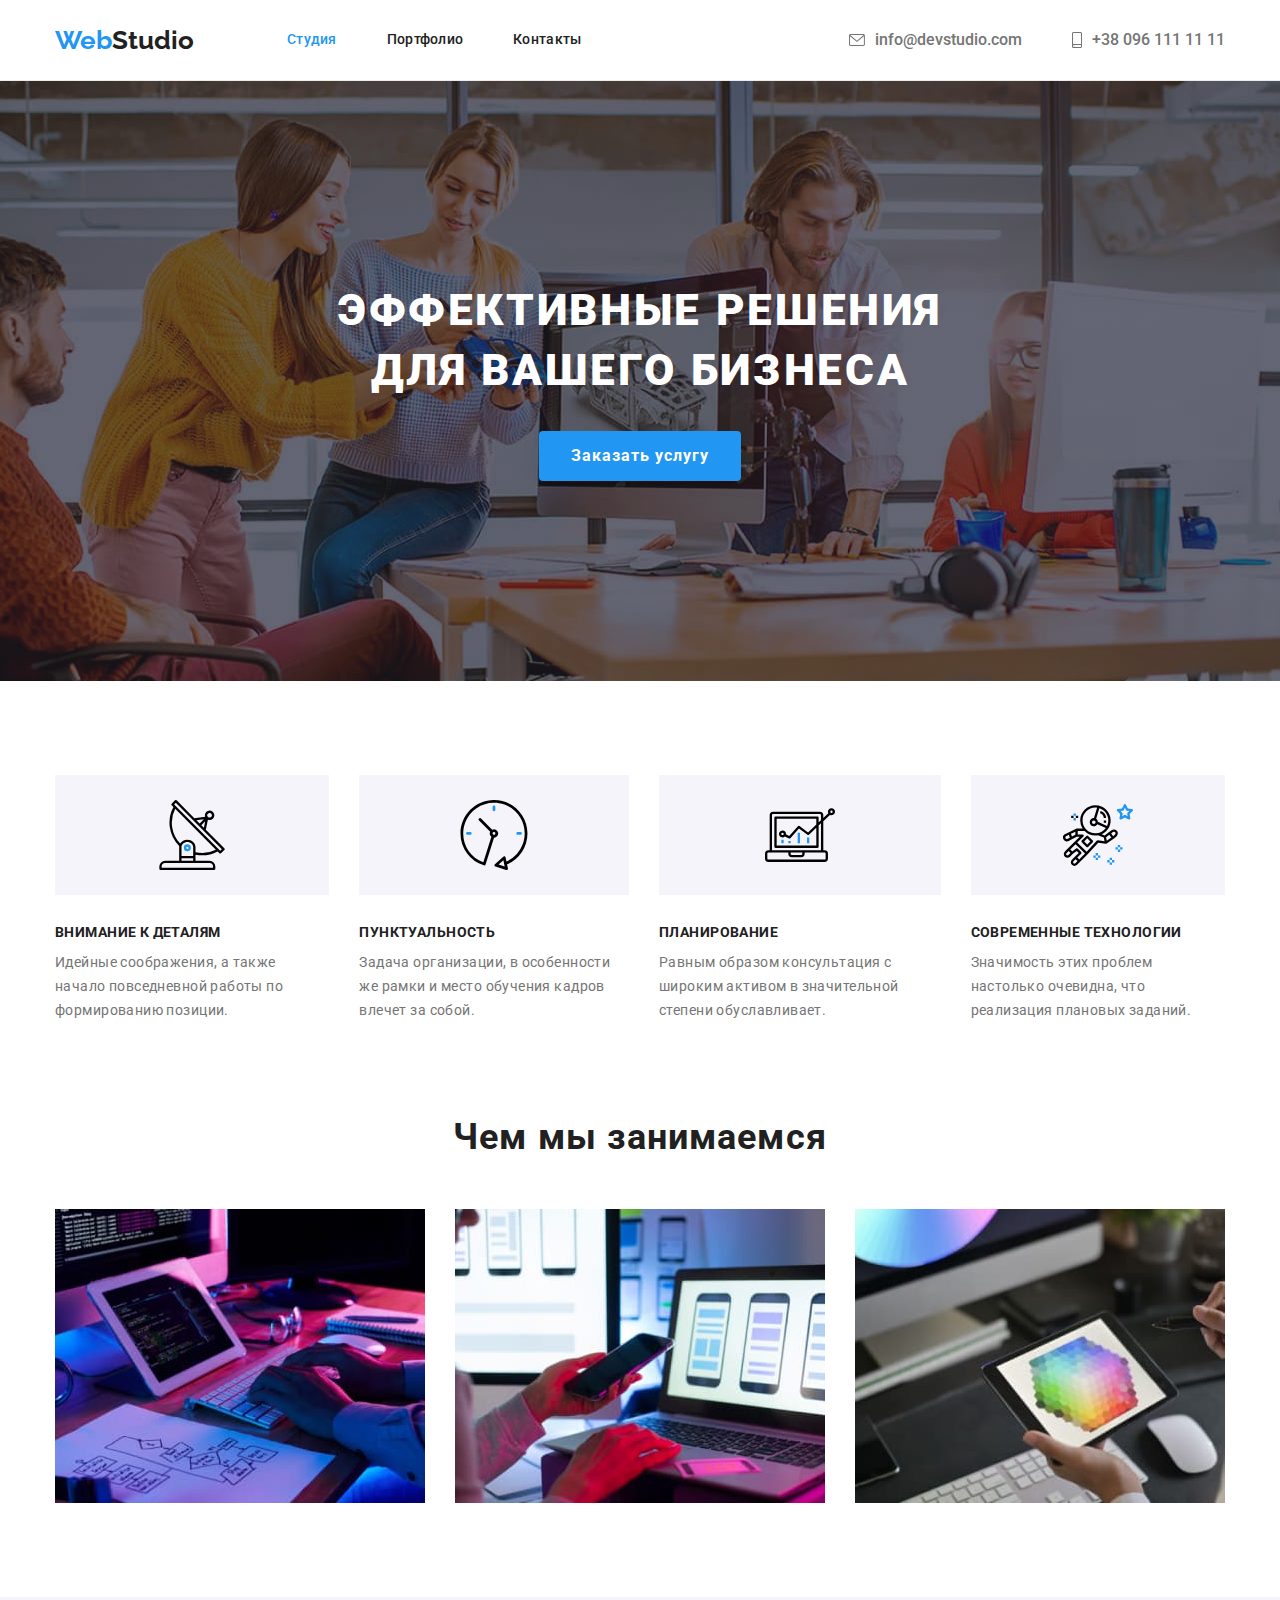
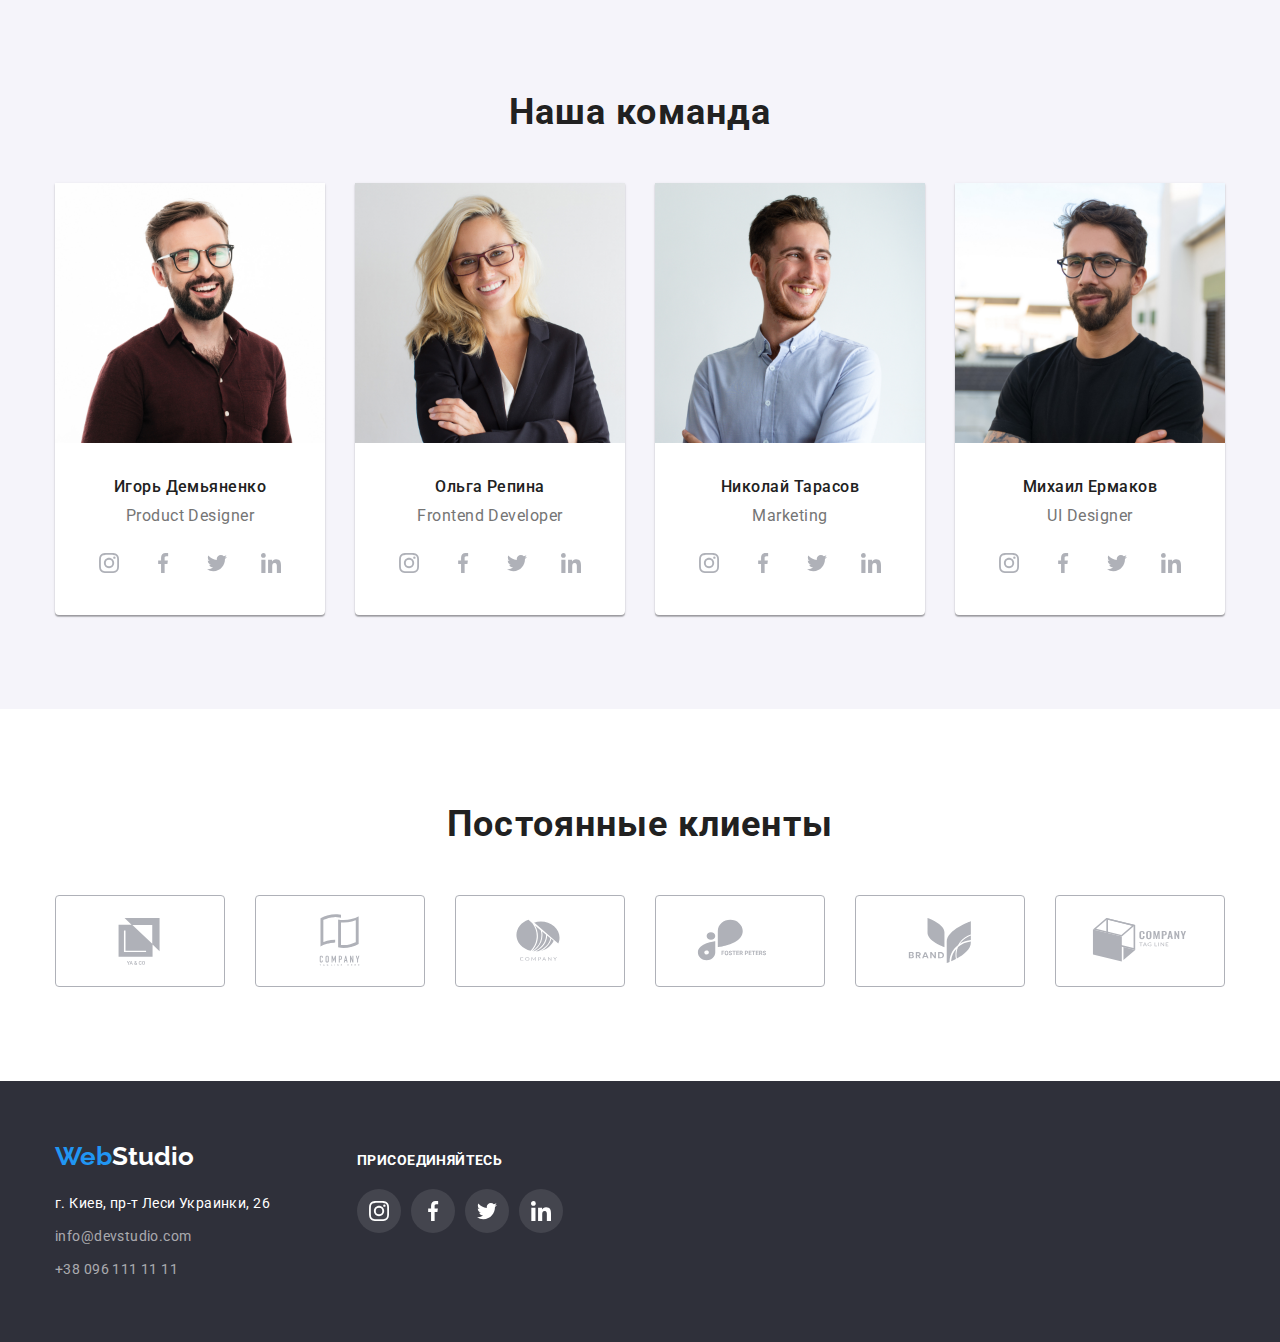
<file: index.html>
<!DOCTYPE html>
<html lang="ru">
<!--head-->

<head>
    <meta charset="UTF-8" />
    <meta http-equiv="X-UA-Compatible" content="IE=edge" />
    <meta name="viewport" content="width=device-width, initial-scale=1.0" />
    <title>Web Studio</title>
    <link rel="preconnect" href="https://fonts.googleapis.com" />
    <link rel="preconnect" href="https://fonts.gstatic.com" crossorigin />
    <link href="https://fonts.googleapis.com/css2?family=Raleway:wght@700&family=Roboto:wght@400;500;700;900&display=swap" rel="stylesheet" />
    <link rel="stylesheet" href="https://cdn.jsdelivr.net/npm/modern-normalize@1.1.0/modern-normalize.min.css" />
    <link rel="stylesheet" href="./css/style.css" />
</head>
<!--body-->

<body>
    <!--header-->
    <header class="header">
        <div class="container">
            <a class="logo link" href="./index.html" lang="en">Web<span class="logo-header">Studio</span></a
        >
        <nav class="header-nav link">
          <ul class="nav-list list">
            <li class="nav-item">
              <a href="./index.html" class="nav-link link current-link">Студия</a>
            </li>
            <li class="nav-item">
                <a href="./portfolio.html " class="nav-link link">Портфолио</a>
            </li>
            <li class="nav-item">
                <a href="#" class="nav-link link">Контакты</a>
            </li>
            </ul>
            </nav>
            <ul class="contact-us list">
                <li class="contact-us-item">
                    <a href="mailto:info@devstudio.com" lang="en" class="contact-us-link link">
                        <svg class="contact-icons" width="16" height="12">
                <use href="./images/body/icons/sprite.svg#envelope"></use>
              </svg> info@devstudio.com
                    </a>
                </li>
                <li class="contact-us-item">
                    <a href="tel:+380961111111" class="contact-us-link link">
                        <svg class="contact-icons" width="10" height="16">
                <use href="./images/body/icons/sprite.svg#smartphone"></use>
              </svg> +38 096 111 11 11</a>
                </li>
            </ul>
        </div>
    </header>
    <!--main-->
    <main>
        <!-- HERO -->
        <section class="hero">
            <div class="container">
                <h1 class="hero-title">Эффективные решения для вашего бизнеса</h1>
                <button type="button" class="btn hero-btn">Заказать услугу</button>
            </div>
        </section>
        <!-- MAIN TASKS -->
        <section class="section">
            <div class="container">
                <h2 class="title visually-hidden">Основные задачи</h2>
                <ul class="main-tasks-list list">
                    <li class="main-tasks-item">
                        <div class="main-task-container">
                            <svg class="main-tasks-logo" width="70" height="70">
                  <use href="./images/body/icons/sprite.svg#antenna"></use>
                </svg>
                        </div>
                        <h3 class="main-tasks-title">Внимание к деталям</h3>
                        <p class="main-tasks-text">
                            Идейные соображения, а также начало повседневной работы по формированию позиции.
                        </p>
                    </li>
                    <li class="main-tasks-item">
                        <div class="main-task-container">
                            <svg class="main-tasks-logo" width="70" height="70">
                  <use href="./images/body/icons/sprite.svg#clock"></use>
                </svg>
                        </div>
                        <h3 class="main-tasks-title">Пунктуальность</h3>
                        <p class="main-tasks-text">
                            Задача организации, в особенности же рамки и место обучения кадров влечет за собой.
                        </p>
                    </li>
                    <li class="main-tasks-item">
                        <div class="main-task-container">
                            <svg class="main-tasks-logo" width="70" height="70">
                  <use href="./images/body/icons/sprite.svg#diagram"></use>
                </svg>
                        </div>
                        <h3 class="main-tasks-title">Планирование</h3>
                        <p class="main-tasks-text">
                            Равным образом консультация с широким активом в значительной степени обуславливает.
                        </p>
                    </li>
                    <li class="main-tasks-item">
                        <div class="main-task-container">
                            <svg class="main-tasks-logo" width="70" height="70">
                  <use href="./images/body/icons/sprite.svg#astronaut"></use>
                </svg>
                        </div>
                        <h3 class="main-tasks-title">Современные технологии</h3>
                        <p class="main-tasks-text">
                            Значимость этих проблем настолько очевидна, что реализация плановых заданий.
                        </p>
                    </li>
                </ul>
            </div>
        </section>
        <!-- OUR WORKS -->
        <section class="our-work section">
            <div class="container">
                <h2 class="our-work-title">Чем мы занимаемся</h2>
                <ul class="our-work-list list">
                    <li class="our-work-item">
                        <img class="img" src="./images/body/tablet+keyboard.jpg" alt="Набор кода на клавиатуре с отображением на экране" width="370" height="294" />
                    </li>
                    <li class="our-work-item">
                        <img class="img" src="./images/body/phone+laptop.jpg" alt="Синхронизация телефона и компьютера" width="370" height="294" />
                    </li>
                    <li class="our-work-item">
                        <img class="img" src="./images/body/tablet.jpg" alt="Графика на планшете" width="370" height="294" />
                    </li>
                </ul>
            </div>
        </section>
        <!-- OUR TEAM -->
        <section class="our-team section">
            <div class="container">
                <h2 class="our-team-title">Наша команда</h2>
                <ul class="our-team-list list">
                    <li class="our-team-item">
                        <img class="img" src="./images/body/igor-demyanenko.jpg" alt="Фото Игоря Демьяненко" width="270" height="260" />
                        <div class="our-team-container">
                            <h3 class="our-team-name">Игорь Демьяненко</h3>
                            <p lang="en" class="our-team-text">Product Designer</p>
                            <ul class="list">
                                <li class="item">
                                    <a class="link" href="https://www.instagram.com/" aria-label="instargam" target="no_blank" rel="noopener noreferer">
                                        <svg class="social-logo" width="20" height="20">
                        <use href="./images/body/icons/sprite.svg#instagram"></use>
                      </svg>
                                    </a>
                                </li>
                                <li class="item">
                                    <a class="link" href="https://www.facebook.com/" aria-label="facebook" target="no_blank" rel="noopener noreferer">
                                        <svg class="social-logo" width="20" height="20">
                        <use href="./images/body/icons/sprite.svg#facebook"></use>
                      </svg>
                                    </a>
                                </li>
                                <li class="item">
                                    <a class="link" href="https://twitter.com/" aria-label="twitter" target="no_blank" rel="noopener noreferer">
                                        <svg class="social-logo" width="20" height="20">
                        <use href="./images/body/icons/sprite.svg#twitter"></use>
                      </svg>
                                    </a>
                                </li>
                                <li class="item">
                                    <a class="link" href="https://www.linkedin.com/" aria-label="linkedin" target="no_blank" rel="noopener noreferer">
                                        <svg class="social-logo" width="20" height="20">
                        <use href="./images/body/icons/sprite.svg#linkedin"></use>
                      </svg>
                                    </a>
                                </li>
                            </ul>
                        </div>
                    </li>
                    <li class="our-team-item">
                        <img class="img" src="./images/body/olga-repina.jpg" alt="Фото Ольги Репиной" width="270" height="260" />
                        <div class="our-team-container">
                            <h3 class="our-team-name">Ольга Репина</h3>
                            <p lang="en" class="our-team-text">Frontend Developer</p>
                            <ul class="list">
                                <li class="item">
                                    <a class="link" href="https://www.instagram.com/" aria-label="instargam" target="no_blank" rel="noopener noreferer">
                                        <svg class="social-logo" width="20" height="20">
                        <use href="./images/body/icons/sprite.svg#instagram"></use>
                      </svg>
                                    </a>
                                </li>
                                <li class="item">
                                    <a class="link" href="https://www.facebook.com/" aria-label="facebook" target="no_blank" rel="noopener noreferer">
                                        <svg class="social-logo" width="20" height="20">
                        <use href="./images/body/icons/sprite.svg#facebook"></use>
                      </svg>
                                    </a>
                                </li>
                                <li class="item">
                                    <a class="link" href="https://twitter.com/" aria-label="twitter" target="no_blank" rel="noopener noreferer">
                                        <svg class="social-logo" width="20" height="20">
                        <use href="./images/body/icons/sprite.svg#twitter"></use>
                      </svg>
                                    </a>
                                </li>
                                <li class="item">
                                    <a class="link" href="https://www.linkedin.com/" aria-label="linkedin" target="no_blank" rel="noopener noreferer">
                                        <svg class="social-logo" width="20" height="20">
                        <use href="./images/body/icons/sprite.svg#linkedin"></use>
                      </svg>
                                    </a>
                                </li>
                            </ul>
                        </div>
                    </li>
                    <li class="our-team-item">
                        <img class="img" src="./images/body/nikolay-tarasov.jpg" alt="Фото Николая Тарасова" width="270" height="260" />
                        <div class="our-team-container">
                            <h3 class="our-team-name">Николай Тарасов</h3>
                            <p lang="en" class="our-team-text">Marketing</p>
                            <ul class="list">
                                <li class="item">
                                    <a class="link" href="https://www.instagram.com/" aria-label="instargam" target="no_blank" rel="noopener noreferer">
                                        <svg class="social-logo" width="20" height="20">
                        <use href="./images/body/icons/sprite.svg#instagram"></use>
                      </svg>
                                    </a>
                                </li>
                                <li class="item">
                                    <a class="link" href="https://www.facebook.com/" aria-label="facebook" target="no_blank" rel="noopener noreferer">
                                        <svg class="social-logo" width="20" height="20">
                        <use href="./images/body/icons/sprite.svg#facebook"></use>
                      </svg>
                                    </a>
                                </li>
                                <li class="item">
                                    <a class="link" href="https://twitter.com/" aria-label="twitter" target="no_blank" rel="noopener noreferer">
                                        <svg class="social-logo" width="20" height="20">
                        <use href="./images/body/icons/sprite.svg#twitter"></use>
                      </svg>
                                    </a>
                                </li>
                                <li class="item">
                                    <a class="link" href="https://www.linkedin.com/" aria-label="linkedin" target="no_blank" rel="noopener noreferer">
                                        <svg class="social-logo" width="20" height="20">
                        <use href="./images/body/icons/sprite.svg#linkedin"></use>
                      </svg>
                                    </a>
                                </li>
                            </ul>
                        </div>
                    </li>
                    <li class="our-team-item">
                        <img class="img" src="./images/body/mikhail-ermakov.jpg" alt="Фото Михаила Ермакова" width="270" height="260" />
                        <div class="our-team-container">
                            <h3 class="our-team-name">Михаил Ермаков</h3>
                            <p lang="en" class="our-team-text">UI Designer</p>
                            <ul class="list">
                                <li class="item">
                                    <a class="link" href="https://www.instagram.com/" aria-label="instargam" target="no_blank" rel="noopener noreferer">
                                        <svg class="social-logo" width="20" height="20">
                        <use href="./images/body/icons/sprite.svg#instagram"></use>
                      </svg>
                                    </a>
                                </li>
                                <li class="item">
                                    <a class="link" href="https://www.facebook.com/" aria-label="facebook" target="no_blank" rel="noopener noreferer">
                                        <svg class="social-logo" width="20" height="20">
                        <use href="./images/body/icons/sprite.svg#facebook"></use>
                      </svg>
                                    </a>
                                </li>
                                <li class="item">
                                    <a class="link" href="https://twitter.com/" aria-label="twitter" target="no_blank" rel="noopener noreferer">
                                        <svg class="social-logo" width="20" height="20">
                        <use href="./images/body/icons/sprite.svg#twitter"></use>
                      </svg>
                                    </a>
                                </li>
                                <li class="item">
                                    <a class="link" href="https://www.linkedin.com/" aria-label="linkedin" target="no_blank" rel="noopener noreferer">
                                        <svg class="social-logo" width="20" height="20">
                        <use href="./images/body/icons/sprite.svg#linkedin"></use>
                      </svg>
                                    </a>
                                </li>
                            </ul>
                        </div>
                    </li>
                </ul>
            </div>
        </section>
    </main>
    <!-- OUR CLIENTS -->
    <section class="section">
        <div class="container">
            <h2 class="our-clients-title title">Постоянные клиенты</h2>
            <ul class="our-clients-list list">
                <li class="our-clients-item item">
                    <a class="our-clients-link link" href="">
                        <svg class="clients-icon" width="160" height="60">
                <use href="./images/body/icons/sprite.svg#logo-1"></use>
              </svg>
                    </a>
                </li>
                <li class="our-clients-item item">
                    <a class="our-clients-link link" href="">
                        <svg class="clients-icon" width="106" height="60">
                <use href="./images/body/icons/sprite.svg#logo-2"></use>
              </svg>
                    </a>
                </li>
                <li class="our-clients-item item">
                    <a class="our-clients-link link" href="">
                        <svg class="clients-icon" width="106" height="60">
                <use href="./images/body/icons/sprite.svg#logo-3"></use>
              </svg>
                    </a>
                </li>
                <li class="our-clients-item item">
                    <a class="our-clients-link link" href="">
                        <svg class="clients-icon" width="106" height="60">
                <use href="./images/body/icons/sprite.svg#logo-4"></use>
              </svg>
                    </a>
                </li>
                <li class="our-clients-item item">
                    <a class="our-clients-link link" href="">
                        <svg class="clients-icon" width="106" height="60">
                <use href="./images/body/icons/sprite.svg#logo-5"></use>
              </svg>
                    </a>
                </li>
                <li class="our-clients-item item">
                    <a class="our-clients-link link" href="">
                        <svg class="clients-icon" width="106" height="60">
                <use href="./images/body/icons/sprite.svg#logo-6"></use>
              </svg>
                    </a>
                </li>
            </ul>
        </div>
    </section>
    <!--footer-->
    <footer class="footer">
        <div class="container">
            <div class="footer-contacts">
                <a class="logo link" href="./index.html" lang="en">Web<span class="logo-footer">Studio</span></a
          >
          <address class="address">
            <ul class="address-list list">
              <li class="address-item">
                <a
                  href="https://goo.gl/maps/aVmXrmSKE6ymTyCH6"
                  target="no_blank"
                  rel="noopener noreferer"
                  class="address-link office link"
                  >г. Киев, пр-т Леси Украинки, 26</a
                >
              </li>
              <li class="address-item">
                <a href="mailto:info@devstudio.com" lang="en" class="address-link link"
                  >info@devstudio.com</a
                >
              </li>
              <li class="address-item">
                <a href="tel:+380961111111" class="address-link link">+38 096 111 11 11</a>
                </li>
                </ul>
                </address>
            </div>
            <div class="footer-socials">
                <h3>присоединяйтесь</h3>
                <ul class="list">
                    <li class="item">
                        <a class="link" href="https://www.instagram.com/" aria-label="instargam" target="no_blank" rel="noopener noreferer">
                            <svg class="social-logo" width="20" height="20">
                  <use href="./images/body/icons/sprite.svg#instagram"></use>
                </svg>
                        </a>
                    </li>
                    <li class="item">
                        <a class="link" href="https://www.facebook.com/" aria-label="facebook" target="no_blank" rel="noopener noreferer">
                            <svg class="social-logo" width="20" height="20">
                  <use href="./images/body/icons/sprite.svg#facebook"></use>
                </svg>
                        </a>
                    </li>
                    <li class="item">
                        <a class="link" href="https://twitter.com/" aria-label="twitter" target="no_blank" rel="noopener noreferer">
                            <svg class="social-logo" width="20" height="20">
                  <use href="./images/body/icons/sprite.svg#twitter"></use>
                </svg>
                        </a>
                    </li>
                    <li class="item">
                        <a class="link" href="https://www.linkedin.com/" aria-label="linkedin" target="no_blank" rel="noopener noreferer">
                            <svg class="social-logo" width="20" height="20">
                  <use href="./images/body/icons/sprite.svg#linkedin"></use>
                </svg>
                        </a>
                    </li>
                </ul>
            </div>
        </div>
    </footer>
</body>

</html>
</file>
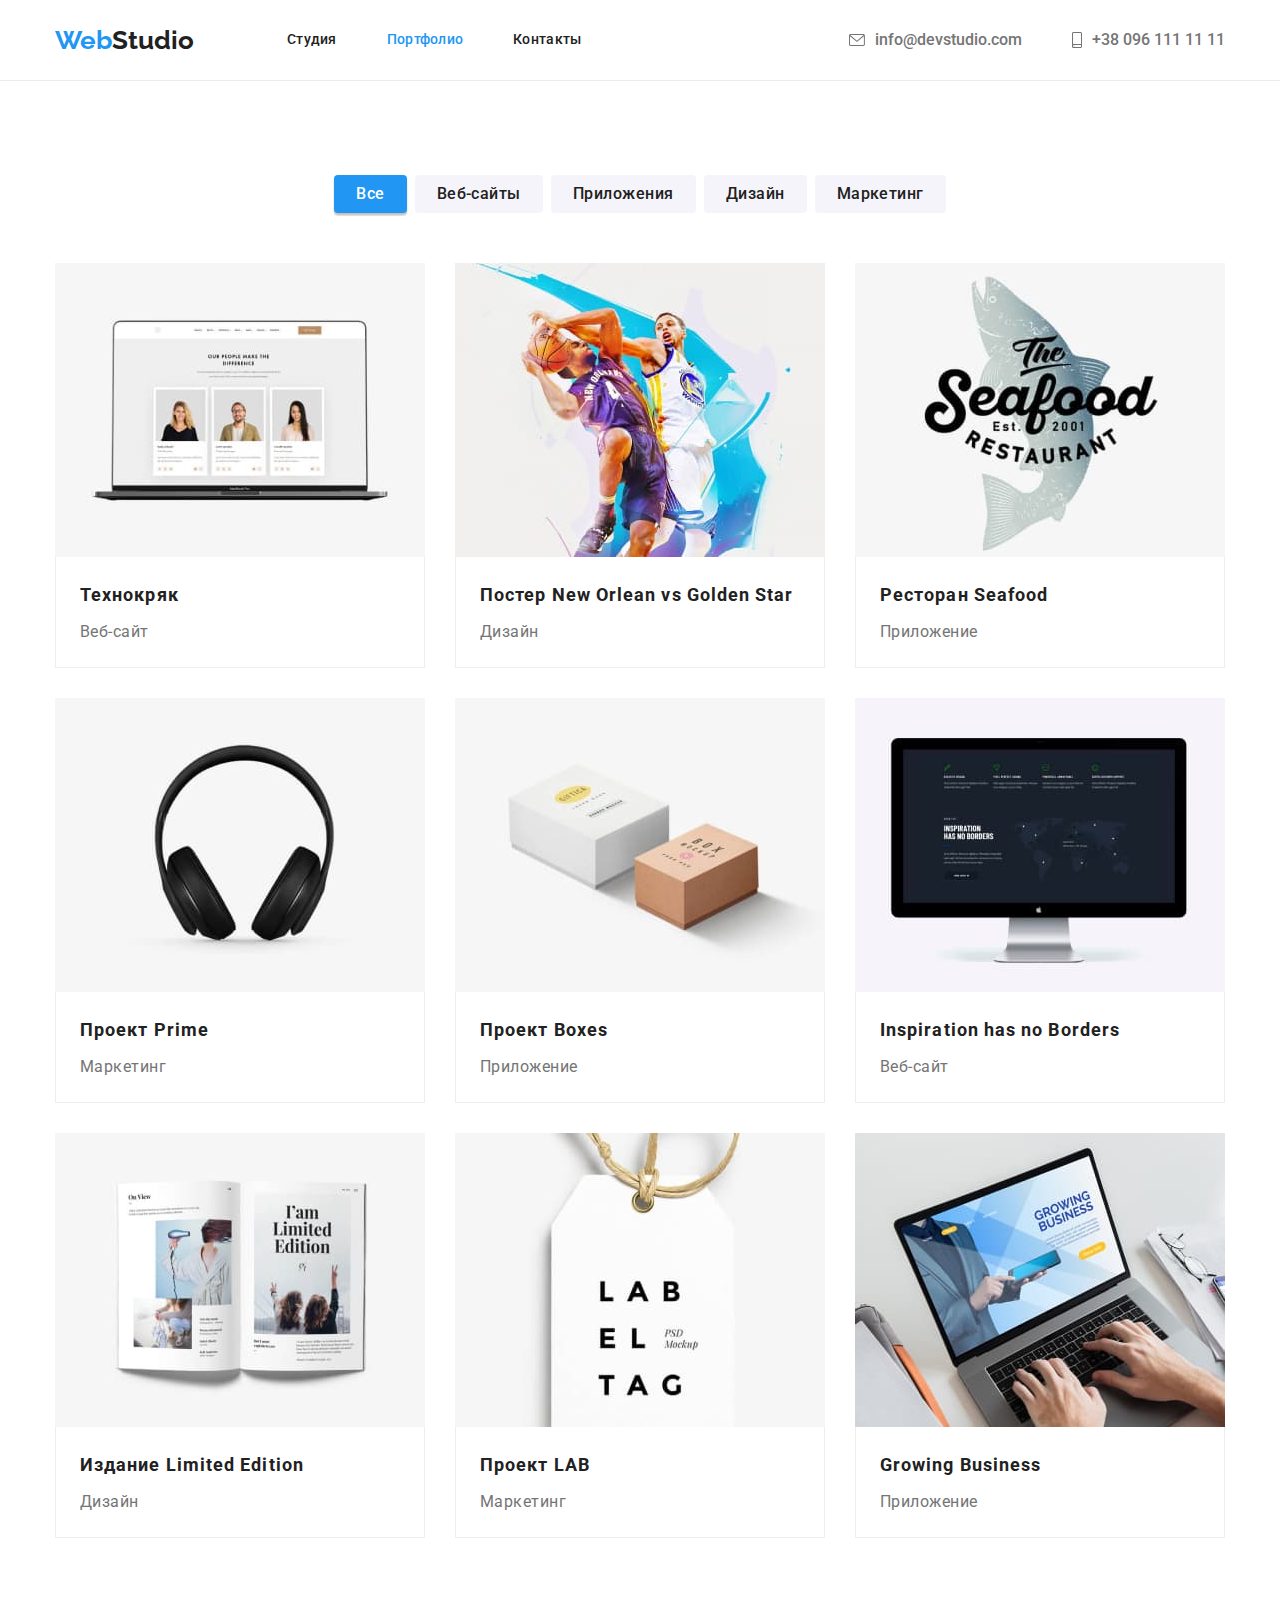
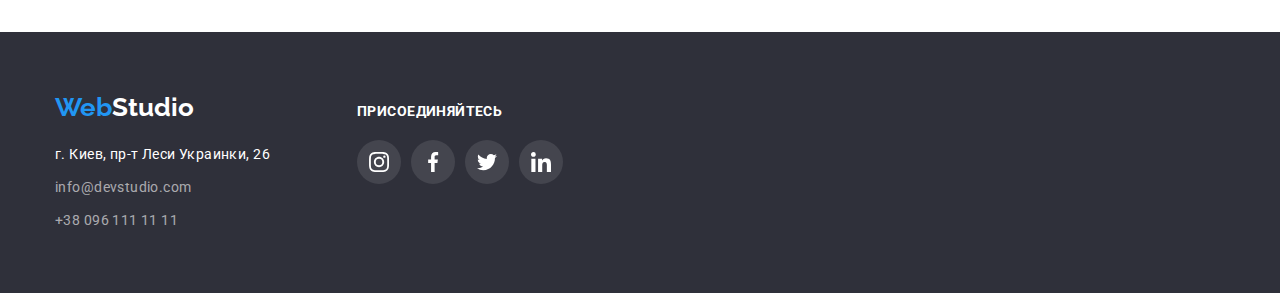
<file: portfolio.html>
<!DOCTYPE html>
<html lang="ru">
<!--head-->

<head>
    <meta charset="UTF-8" />
    <meta http-equiv="X-UA-Compatible" content="IE=edge" />
    <meta name="viewport" content="width=device-width, initial-scale=1.0" />
    <title>Web Studio</title>
    <link rel="preconnect" href="https://fonts.googleapis.com" />
    <link rel="preconnect" href="https://fonts.gstatic.com" crossorigin />
    <link href="https://fonts.googleapis.com/css2?family=Raleway:wght@700&family=Roboto:wght@400;500;700;900&display=swap" rel="stylesheet" />
    <link rel="stylesheet" href="https://cdn.jsdelivr.net/npm/modern-normalize@1.1.0/modern-normalize.min.css" />
    <link rel="stylesheet" href="./css/style.css" />
</head>
<!--body-->

<body>
    <!--header-->
    <header class="header">
        <div class="container">
            <a class="logo link" href="./index.html" lang="en">Web<span class="logo-header">Studio</span></a
        >
        <nav class="header-nav link">
          <ul class="nav-list list">
            <li class="nav-item">
              <a href="./index.html" class="nav-link link">Студия</a>
            </li>
            <li class="nav-item">
                <a href="./portfolio.html " class="nav-link link current-link">Портфолио</a>
            </li>
            <li class="nav-item">
                <a href="#" class="nav-link link">Контакты</a>
            </li>
            </ul>
            </nav>
            <ul class="contact-us list">
                <li class="contact-us-item">
                    <a href="mailto:info@devstudio.com" lang="en" class="contact-us-link link">
                        <svg class="contact-icons" width="16" height="12">
                <use href="./images/body/icons/sprite.svg#envelope"></use>
              </svg> info@devstudio.com
                    </a>
                </li>
                <li class="contact-us-item">
                    <a href="tel:+380961111111" class="contact-us-link link">
                        <svg class="contact-icons" width="10" height="16">
                <use href="./images/body/icons/sprite.svg#smartphone"></use>
              </svg> +38 096 111 11 11</a>
                </li>
            </ul>
        </div>
    </header>
    <!--main-->
    <main>
        <section class="section">
            <div class="container">
                <h1 class="visually-hidden">Наши работы</h1>
                <ul class="portfolio-btn-list list">
                    <li class="portfolio-btn-item">
                        <button class="portfolio-btn current-portfolio-btn" type="button">Все</button>
                    </li>
                    <li class="portfolio-btn-item">
                        <button class="portfolio-btn" type="button">Веб-сайты</button>
                    </li>
                    <li class="portfolio-btn-item">
                        <button class="portfolio-btn" type="button">Приложения</button>
                    </li>
                    <li class="portfolio-btn-item">
                        <button class="portfolio-btn" type="button">Дизайн</button>
                    </li>
                    <li class="portfolio-btn-item">
                        <button class="portfolio-btn" type="button">Маркетинг</button>
                    </li>
                </ul>
                <ul class="list portfolio-list">
                    <li class="portfolio-item">
                        <a href="" class="portfolio-link link">
                            <img class="portfolio-img" src="./images/body/portfolio/technokrjak.jpg" alt="Наши люди" width="370" height="294" />
                            <div class="portfolio-description">
                                <h2 class="portfolio-title">Технокряк</h2>
                                <p class="portfolio-text">Веб-сайт</p>
                            </div>
                        </a>
                    </li>
                    <li class="portfolio-item">
                        <a href="" class="portfolio-link link">
                            <img class="portfolio-img" src="./images/body/portfolio/new-orlean-vs-golden-star.jpg" alt="Баскетболисты" width="370" height="294" />
                            <div class="portfolio-description">
                                <h2 class="portfolio-title">Постер New Orlean vs Golden Star</h2>
                                <p class="portfolio-text">Дизайн</p>
                            </div>
                        </a>
                    </li>
                    <li class="portfolio-item">
                        <a href="" class="portfolio-link link">
                            <img class="portfolio-img" src="./images/body/portfolio/seafood.jpg" alt="Постер ресторана Сифуд" width="370" height="294" />
                            <div class="portfolio-description">
                                <h2 class="portfolio-title">Ресторан Seafood</h2>
                                <p class="portfolio-text">Приложение</p>
                            </div>
                        </a>
                    </li>
                    <li class="portfolio-item">
                        <a href="" class="portfolio-link link">
                            <img class="portfolio-img" src="./images/body/portfolio/project-prime.jpg" alt="Наушники" width="370" height="294" />
                            <div class="portfolio-description">
                                <h2 class="portfolio-title">Проект Prime</h2>
                                <p class="portfolio-text">Маркетинг</p>
                            </div>
                        </a>
                    </li>
                    <li class="portfolio-item">
                        <a href="" class="portfolio-link link">
                            <img class="portfolio-img" src="./images/body/portfolio/project-boxes.jpg" alt="Две коробки" width="370" height="294" />
                            <div class="portfolio-description">
                                <h2 class="portfolio-title">Проект Boxes</h2>
                                <p class="portfolio-text">Приложение</p>
                            </div>
                        </a>
                    </li>
                    <li class="portfolio-item">
                        <a href="" class="portfolio-link link">
                            <img class="portfolio-img" src="./images/body/portfolio/inspirations.jpg" alt="Монитор с отобращающимся сайтом на нем" width="370" height="294" />
                            <div class="portfolio-description">
                                <h2 class="portfolio-title">Inspiration has no Borders</h2>
                                <p class="portfolio-text">Веб-сайт</p>
                            </div>
                        </a>
                    </li>
                    <li class="portfolio-item">
                        <a href="" class="portfolio-link link">
                            <img class="portfolio-img" src="./images/body/portfolio/limited-edition.jpg" alt="Открытая книга" width="370" height="294" />
                            <div class="portfolio-description">
                                <h2 class="portfolio-title">Издание Limited Edition</h2>
                                <p class="portfolio-text">Дизайн</p>
                            </div>
                        </a>
                    </li>
                    <li class="portfolio-item">
                        <a href="" class="portfolio-link link"><img class="portfolio-img" src="./images/body/portfolio/project-lab.jpg" alt="Бирка с надписью" width="370" height="294" />
                            <div class="portfolio-description">
                                <h2 class="portfolio-title">Проект LAB</h2>
                                <p class="portfolio-text">Маркетинг</p>
                            </div>
                        </a>
                    </li>
                    <li class="portfolio-item">
                        <a href="" class="portfolio-link link"><img class="portfolio-img" src="./images/body/portfolio/growing-business.jpg" alt="Работа за ноутбуком" width="370" height="294" />
                            <div class="portfolio-description">
                                <h2 class="portfolio-title">Growing Business</h2>
                                <p class="portfolio-text">Приложение</p>
                            </div>
                        </a>
                    </li>
                </ul>
            </div>
        </section>
    </main>
    <!--footer-->
    <footer class="footer">
        <div class="container">
            <div class="footer-contacts">
                <a class="logo link" href="./index.html" lang="en">Web<span class="logo-footer">Studio</span></a
          >
          <address class="address">
            <ul class="address-list list">
              <li class="address-item">
                <a
                  href="https://goo.gl/maps/aVmXrmSKE6ymTyCH6"
                  target="no_blank"
                  rel="noopener noreferer"
                  class="address-link office link"
                  >г. Киев, пр-т Леси Украинки, 26</a
                >
              </li>
              <li class="address-item">
                <a href="mailto:info@devstudio.com" lang="en" class="address-link link"
                  >info@devstudio.com</a
                >
              </li>
              <li class="address-item">
                <a href="tel:+380961111111" class="address-link link">+38 096 111 11 11</a>
                </li>
                </ul>
                </address>
            </div>
            <div class="footer-socials">
                <h3>присоединяйтесь</h3>
                <ul class="list">
                    <li class="item">
                        <a class="link" href="https://www.instagram.com/" aria-label="instargam" target="no_blank" rel="noopener noreferer">
                            <svg class="social-logo" width="20" height="20">
                  <use href="./images/body/icons/sprite.svg#instagram"></use>
                </svg>
                        </a>
                    </li>
                    <li class="item">
                        <a class="link" href="https://www.facebook.com/" aria-label="facebook" target="no_blank" rel="noopener noreferer">
                            <svg class="social-logo" width="20" height="20">
                  <use href="./images/body/icons/sprite.svg#facebook"></use>
                </svg>
                        </a>
                    </li>
                    <li class="item">
                        <a class="link" href="https://twitter.com/" aria-label="twitter" target="no_blank" rel="noopener noreferer">
                            <svg class="social-logo" width="20" height="20">
                  <use href="./images/body/icons/sprite.svg#twitter"></use>
                </svg>
                        </a>
                    </li>
                    <li class="item">
                        <a class="link" href="https://www.linkedin.com/" aria-label="linkedin" target="no_blank" rel="noopener noreferer">
                            <svg class="social-logo" width="20" height="20">
                  <use href="./images/body/icons/sprite.svg#linkedin"></use>
                </svg>
                        </a>
                    </li>
                </ul>
            </div>
        </div>
    </footer>
</body>

</html>
</file>
<file: css/style.css>
:root {
    --main-font-family: 'Roboto', sans-serif;
    --secondary-font-family: 'Raleway', sans-serif;
    --text-font-size: 14px;
    --hero-text-color: #ffffff;
    --primary-text-color: #212121;
    --secondary-text-color: #757575;
    --accent-color: #2196f3;
    --primary-background-color: #2f303a;
    --secondary-background-color: #f5f4fa;
    --address-text-color: rgba(255, 255, 255, 0.6);
}

body {
    font-family: var(--main-font-family);
}

h1,
h2,
h3,
h4,
h5,
h6,
p,
ul {
    margin: 0;
    padding: 0;
}

.section {
    padding-top: 94px;
    padding-bottom: 94px;
}

.container {
    width: 1200px;
    margin-left: auto;
    margin-right: auto;
    padding-left: 15px;
    padding-right: 15px;
    /* outline: 1px solid tomato; */
}

.list {
    list-style: none;
}

.link {
    text-decoration: none;
}

.address {
    font-style: normal;
}

.visually-hidden {
    position: absolute;
    width: 1px;
    height: 1px;
    margin: -1px;
    border: 0;
    padding: 0;
    clip: rect(0 0 0 0);
    overflow: hidden;
}


/*------HEADER------*/

.header {
    border-bottom: 1px solid #ececec;
}

.header .container,
.nav-list,
.contact-us {
    display: flex;
    align-items: center;
}

.header .nav-link {
    display: block;
    padding-top: 32px;
    padding-bottom: 32px;
}

.header .nav-item+.nav-item {
    margin-left: 50px;
}

.contact-us {
    margin-left: auto;
}

.header .contact-us-item+.contact-us-item {
    margin-left: 50px;
}

.logo {
    margin-right: 93px;
    font-family: var(--secondary-font-family);
    font-weight: 700;
    font-size: 26px;
    line-height: 1.19;
    color: var(--accent-color);
}

.logo-header {
    color: var(--primary-text-color);
}

.nav-link {
    font-weight: 500;
    font-size: var(--text-font-size);
    line-height: 1.14;
    letter-spacing: 0.02em;
    color: var(--primary-text-color);
}

.nav-link:hover,
.nav-link:focus {
    color: var(--accent-color);
    cursor: pointer;
}

.current-link {
    color: var(--accent-color);
}

.contact-us-link {
    display: flex;
    font-weight: 500;
    color: var(--secondary-text-color);
    align-items: center;
}

.contact-us-link:hover,
.contact-us-link:focus {
    color: var(--accent-color);
    cursor: pointer;
}

.contact-icons {
    fill: currentColor;
    margin-right: 10px;
}


/*------HEADER------*/


/*------MAIN------*/

.hero {
    padding: 200px 0;
    text-align: center;
    background-color: var(--primary-background-color);
    color: var(--hero-text-color);
    background-image: linear-gradient(to right, rgba(47, 48, 58, 0.4), rgba(47, 48, 58, 0.4)), url(../images/body/hero-background.jpg);
    background-size: cover;
    background-repeat: no-repeat;
    background-position: center;
    max-width: 1600px;
    margin-left: auto;
    margin-right: auto;
}

.hero .container {
    max-width: 696px;
}

.hero-title {
    margin-bottom: 30px;
    font-weight: 900;
    font-size: 44px;
    line-height: 1.36;
    text-align: center;
    letter-spacing: 0.06em;
    text-transform: uppercase;
}

.btn {
    font-weight: 700;
    font-size: 16px;
    line-height: 1.88;
    display: flex;
    align-items: center;
    text-align: center;
    letter-spacing: 0.06em;
    background-color: var(--accent-color);
    box-shadow: 0px 4px 4px rgba(0, 0, 0, 0.15);
    border-radius: 4px;
    color: inherit;
    cursor: pointer;
}

.hero-btn {
    display: inline-block;
    padding: 10px 32px;
    border: none;
}


/* Main tasks  */

.main-tasks-list {
    display: flex;
}


/* для display:flex вместо width нужно использовать flex-basis */

.main-tasks-item {
    flex-basis: calc((100% - 30) / 4);
}

.main-tasks-item+.main-tasks-item {
    margin-left: 30px;
}

.main-task-container {
    display: flex;
    height: 120px;
    background-color: var(--secondary-background-color);
    justify-content: center;
    align-items: center;
    margin-bottom: 30px;
}

.main-tasks-title {
    margin-bottom: 10px;
    font-weight: 700;
    font-size: var(--text-font-size);
    line-height: 1.14;
    letter-spacing: 0.03em;
    text-transform: uppercase;
    color: var(--primary-text-color);
}

.main-tasks-text {
    font-weight: 400;
    font-size: var(--text-font-size);
    line-height: 1.71;
    letter-spacing: 0.03em;
    color: var(--secondary-text-color);
}


/* OUR WORK */

.our-work {
    padding-top: 0;
}

.our-work-list .img {
    display: block;
    max-width: 100%;
    height: auto;
}

.our-work-title,
.our-team-title {
    margin-bottom: 50px;
    font-weight: 700;
    font-size: 36px;
    line-height: 1.17;
    text-align: center;
    letter-spacing: 0.03em;
    color: var(--primary-text-color);
}

.our-work-list {
    display: flex;
}

.our-work-item {
    width: calc((100%-60) / 3);
}

.our-work-item+.our-work-item {
    margin-left: 30px;
}


/* OUR TEAM */

.our-team {
    background-color: var(--secondary-background-color);
}

.our-team-list {
    display: flex;
}

.our-team-item {
    background-color: var(--hero-text-color);
    box-shadow: 0px 1px 3px rgba(0, 0, 0, 0.12), 0px 1px 1px rgba(0, 0, 0, 0.14), 0px 2px 1px rgba(0, 0, 0, 0.2);
    border-bottom-left-radius: 4px;
    border-bottom-right-radius: 4px;
}

.our-team-item+.our-team-item {
    margin-left: 30px;
}

.our-team-container {
    padding-top: 30px;
    padding-bottom: 30px;
}

.our-team-item .list {
    display: flex;
    justify-content: center;
    align-items: center;
}

.our-team-item .item {
    display: flex;
    background-color: var(--hero-text-color);
    justify-content: center;
    align-items: center;
}

.our-team-item .item:not(:last-child) {
    margin-right: 10px;
}

.our-team-item .link {
    display: flex;
    justify-content: center;
    align-items: center;
    width: 44px;
    height: 44px;
    color: #afb1b8;
}

.our-team-item .link:hover,
.our-team-item .link:focus {
    background-color: var(--accent-color);
    border-radius: 50%;
    color: var(--hero-text-color);
}

.our-team-name,
.our-team-text {
    font-weight: 500;
    font-size: 16px;
    line-height: 1.19;
    text-align: center;
    letter-spacing: 0.03em;
    color: var(--primary-text-color);
    margin-bottom: 10px;
}

.our-team-text {
    font-weight: 400;
    color: var(--secondary-text-color);
    margin-bottom: 16px;
}

.our-team-list .social-logo {
    fill: currentColor;
}


/* OUR CLIENTS */

.our-clients-title {
    margin-bottom: 50px;
    font-weight: 700;
    font-size: 36px;
    line-height: 1.17;
    text-align: center;
    letter-spacing: 0.03em;
    color: #212121;
}

.our-clients-list {
    display: flex;
    justify-content: center;
    align-items: center;
}

.our-clients-item {
    display: flex;
}

.our-clients-item+.our-clients-item {
    margin-left: 30px;
}

.our-clients-link {
    display: flex;
    width: 170px;
    height: 92px;
    border-radius: 4px;
    justify-content: center;
    align-items: center;
    color: #afb1b8;
    border: 1px solid currentColor;
}

.our-clients-link:hover,
.our-clients-link:focus {
    color: var(--accent-color);
}

.clients-icon {
    fill: currentColor;
}


/*---PORTFOLIO----*/

.portfolio-btn-list {
    display: flex;
    margin-bottom: 50px;
    justify-content: center;
}

.portfolio-btn {
    padding: 6px 22px;
    border: none;
    border-radius: 4px;
    font-weight: 500;
    font-size: 16px;
    line-height: 1.62;
    text-align: center;
    letter-spacing: 0.03em;
    color: var(--primary-text-color);
    background-color: var(--secondary-background-color);
    cursor: pointer;
}

.portfolio-btn:hover,
.portfolio-btn:focus {
    color: var(--hero-text-color);
    background-color: var(--accent-color);
    box-shadow: 0px 3px 1px rgba(0, 0, 0, 0.1), 0px 1px 2px rgba(0, 0, 0, 0.08), 0px 2px 2px rgba(0, 0, 0, 0.12);
}

.current-portfolio-btn {
    background-color: var(--accent-color);
    color: var(--hero-text-color);
    box-shadow: 0px 3px 1px rgba(0, 0, 0, 0.1), 0px 1px 2px rgba(0, 0, 0, 0.08), 0px 2px 2px rgba(0, 0, 0, 0.12);
}

.portfolio-btn-item {
    margin-right: 8px;
}

.portfolio-btn-item:last-child {
    margin-right: 0px;
}

.portfolio-list {
    display: flex;
    flex-wrap: wrap;
}


/* для display:flex вместо width нужно использовать flex-basis */


/* gap: 30px - забивка флекс-сетки на маржине 30 */

.portfolio-item {
    flex-basis: calc((100% - 60px) / 3);
    margin-right: 30px;
    margin-bottom: 30px;
}

.portfolio-item:nth-child(3n) {
    margin-right: 0;
}

.portfolio-item:nth-last-child(-n + 3) {
    margin-bottom: 0;
}

.portfolio-img {
    display: block;
    max-width: 100%;
    height: auto;
}

.portfolio-link:hover,
.portfolio-link:focus {
    display: block;
    box-shadow: 0px 1px 1px rgba(0, 0, 0, 0.12), 0px 4px 4px rgba(0, 0, 0, 0.06), 1px 4px 6px rgba(0, 0, 0, 0.16);
}

.portfolio-description {
    padding-top: 20px;
    padding-right: 24px;
    padding-bottom: 20px;
    padding-left: 24px;
    border: 1px solid #eeeeee;
    border-top: 0;
}

.portfolio-title {
    margin-bottom: 4px;
    font-weight: 700;
    font-size: 18px;
    line-height: 2;
    letter-spacing: 0.06em;
    color: var(--primary-text-color);
}

.portfolio-text {
    font-weight: 400;
    font-size: 16px;
    line-height: 1.88;
    letter-spacing: 0.03em;
    color: var(--secondary-text-color);
}


/*------FOOTER------*/

.footer {
    background-color: var(--primary-background-color);
    padding-top: 60px;
    padding-bottom: 60px;
}

.footer .container {
    display: flex;
    align-items: baseline;
}

.footer .footer-contacts {
    margin-right: 70px;
}

.logo-footer,
.address-item .office {
    color: var(--hero-text-color);
}

.address-link {
    font-weight: 400;
    font-size: var(--text-font-size);
    line-height: 1.71;
    letter-spacing: 0.03em;
    color: var(--address-text-color);
}

.footer .logo {
    display: inline-block;
    margin-bottom: 20px;
}

.address-item+.address-item {
    margin-top: 9px;
}

.footer-socials {
    width: 206px;
    height: 80px;
}

.footer-socials .list {
    display: flex;
    justify-content: space-between;
}

.footer-socials h3 {
    margin-bottom: 20px;
    font-family: var(--main-font-family);
    font-weight: 700;
    font-size: 14px;
    line-height: 1.14;
    letter-spacing: 0.03em;
    text-transform: uppercase;
    color: var(--hero-text-color);
}

.footer-socials .link {
    display: flex;
    width: 44px;
    height: 44px;
    background-color: rgba(255, 255, 255, 0.1);
    justify-content: center;
    align-items: center;
    border-radius: 50%;
}

.footer-socials .link:hover,
.footer-socials .link:focus {
    background-color: var(--accent-color);
}

.footer-socials .social-logo {
    fill: var(--hero-text-color);
}
</file>
